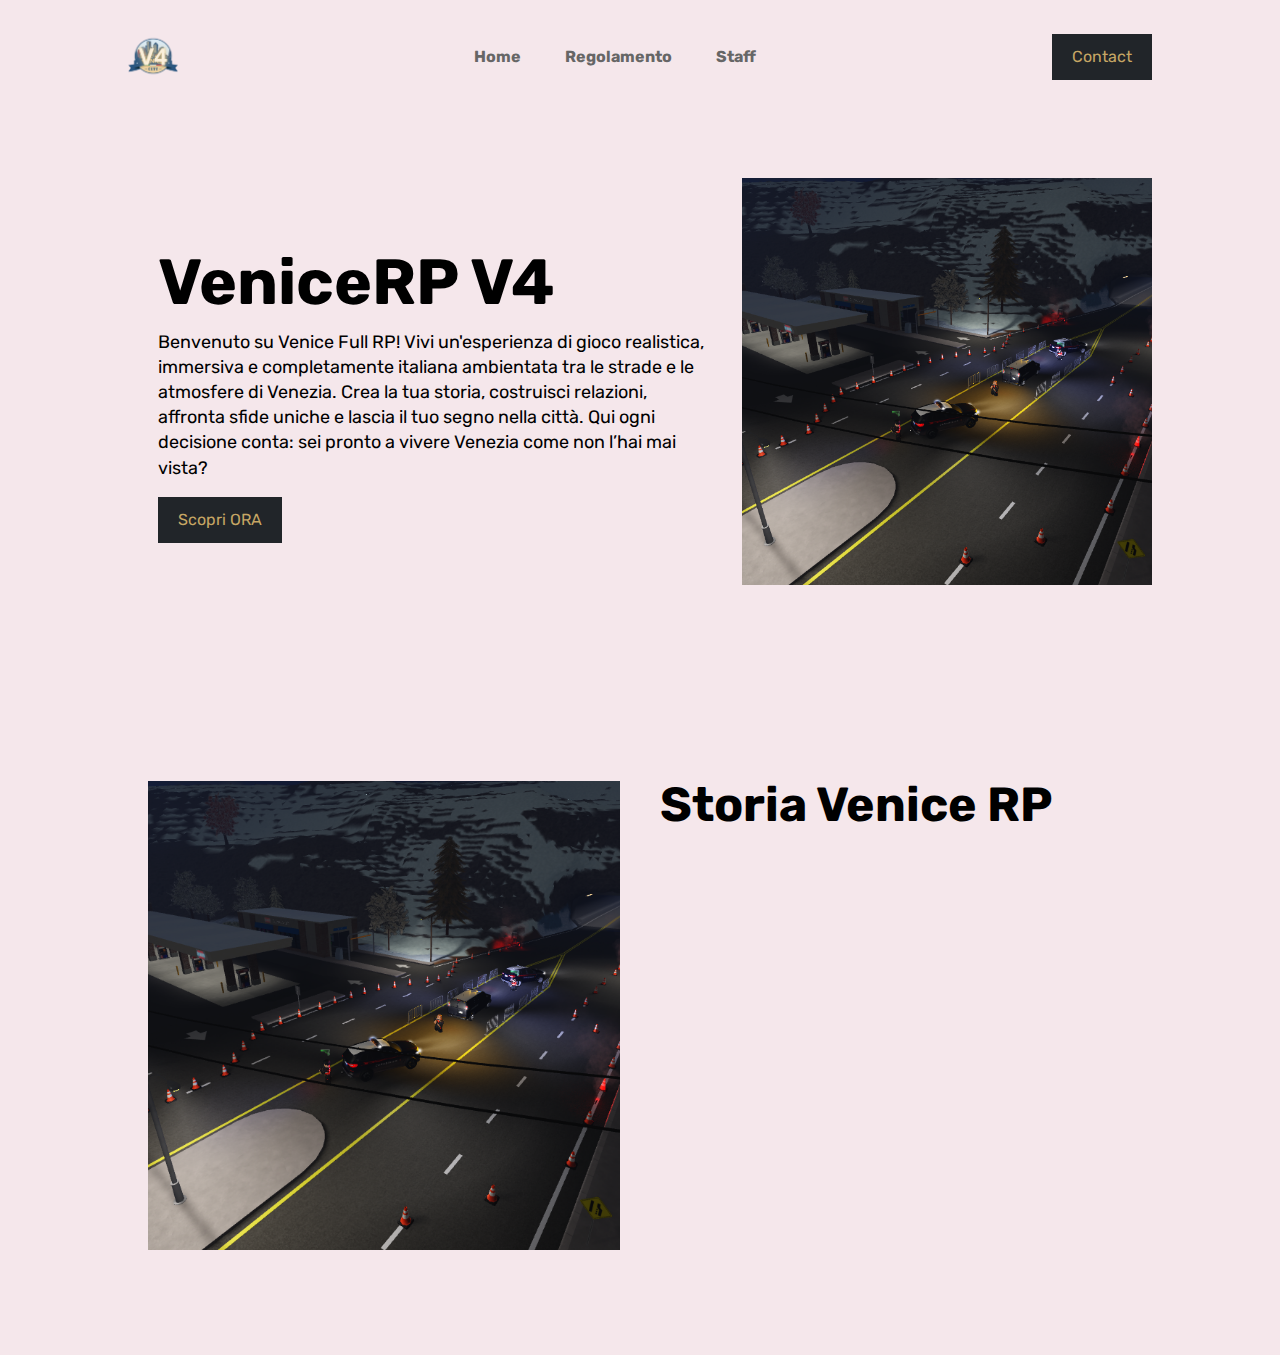
<file: index.html>
<!DOCTYPE html>
<html lang="en">
<head>
  <meta charset="UTF-8">
  <meta name="viewport" content="width=device-width, initial-scale=1.0">
  <meta http-equiv="X-UA-Compatible" content="ie=edge">

  <title>Home</title>
  
  <link href="https://fonts.googleapis.com/css2?family=Rubik:wght@400;700&display=swap" rel="stylesheet">

  <link rel="stylesheet" href="style.css">

</head>
<body>


  <div class="container">

  <header class="header">

   <a href="index.html"><img id="logo" src="png_1.webp" alt="Tempro Logo" class="logo"> </a> 

    <nav class="menu">
      <ul>
        <li> <a href="index.html"> Home </a></li>
        <li> <a href="service.html"> Regolamento </a></li>
        <li> <a href="about.html"> Staff </a></li>
      </ul>
    </nav>

    <a href="contact.html" class="button"> Contact</a>

    <div class="hamburger">
      <span></span>
      <span></span>
    </div>

  </header>

  <div class="hero">

    <div class="hero__text">
      <h1>VeniceRP V4</h1>
      <p>Benvenuto su Venice Full RP! Vivi un'esperienza di gioco realistica, immersiva e completamente italiana ambientata tra le strade e le atmosfere di Venezia. Crea la tua storia, costruisci relazioni, affronta sfide uniche e lascia il tuo segno nella città. Qui ogni decisione conta: sei pronto a vivere Venezia come non l’hai mai vista?</p>
      <a href="https://discord.gg/q4sWMTdREG" class="button">Scopri ORA</a>
    </div>

    <div class="hero__img">
      <img src="Screenshot_2025-01-29_221507.png" alt="Woman and work" class="img-res">
    </div>

  </div>

  <div class="grid reverse">
    <div class="col-50">
      <img src="Screenshot_2025-01-29_221507.png" alt="Woman and work" class="img-res">
    </div>
    <div class="col-50">
      <h2>Storia Venice RP</h2>
      <p></p>
    </div>
  </div>


  



</body>
</html>
</file>
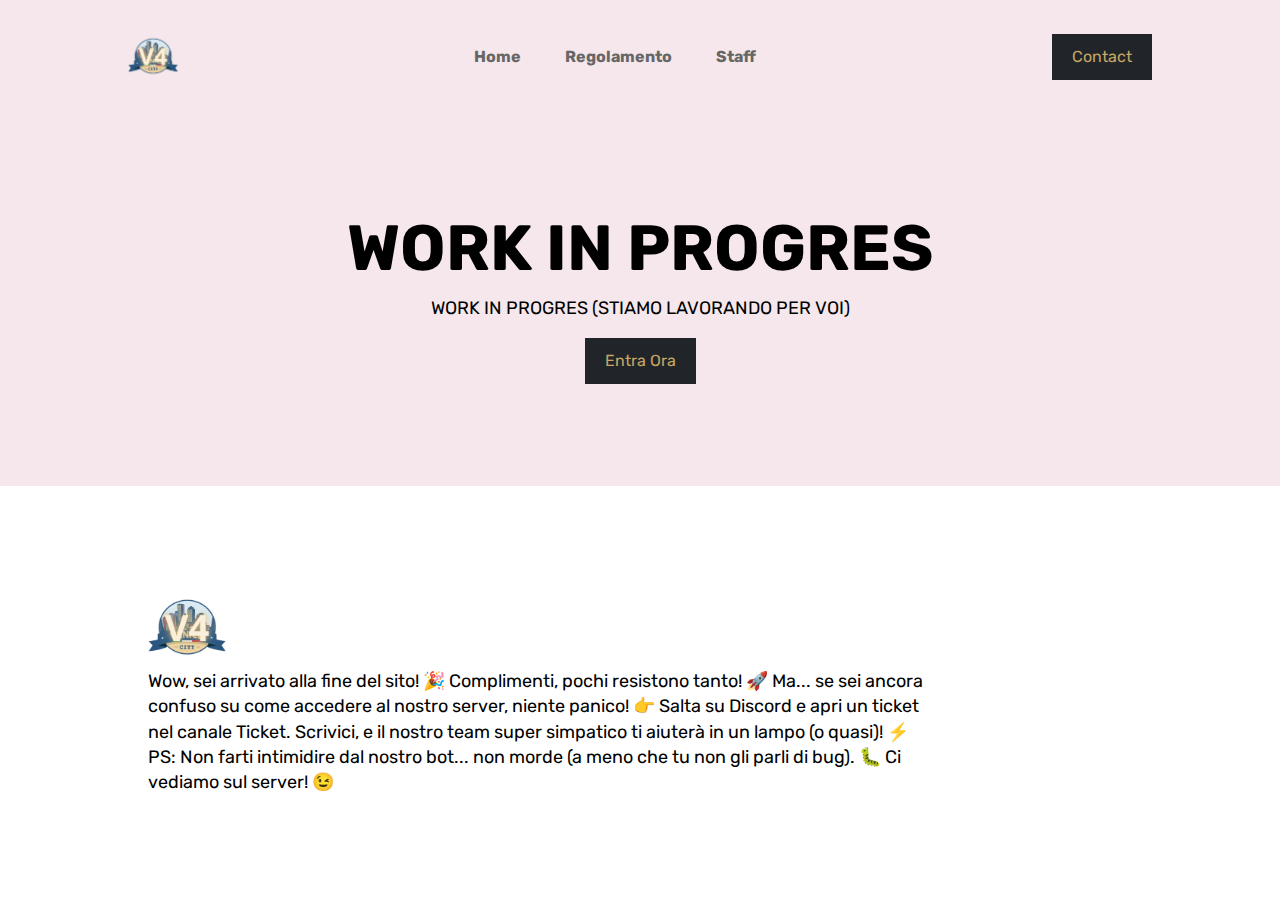
<file: about.html>
<!DOCTYPE html>
<html lang="en">
<head>
  <meta charset="UTF-8">
  <meta name="viewport" content="width=device-width, initial-scale=1.0">
  <meta http-equiv="X-UA-Compatible" content="ie=edge">

  <title>Home</title>
  
  <link href="https://fonts.googleapis.com/css2?family=Rubik:wght@400;700&display=swap" rel="stylesheet">

  <link rel="stylesheet" href="style.css">

</head>
<body>


  <header class="header">

    <a href="index.html"><img id="logo" src="png_1.webp" alt="Tempro Logo" class="logo"> </a> 

    <nav class="menu">
      <ul>
        <li> <a href="index.html"> Home </a></li>
        <li> <a href="service.html"> Regolamento </a></li>
        <li> <a href="about.html"> Staff </a></li>
      </ul>
    </nav>

    <a href="contact.html" class="button"> Contact</a>

    <div class="hamburger">
      <span></span>
      <span></span>
    </div>

  </header>



  <div class="grid text-center">
    <div class="col-100">
      <h1>WORK IN PROGRES</h1>
      <p>WORK IN PROGRES (STIAMO LAVORANDO PER VOI)</p>
      <a href="https://discord.gg/q4sWMTdREG" class="button">Entra Ora</a>
    </div>
  </div>






  <footer class="footer">
    <div class="grid">


      <div class="col-25" id="Divertimento">
        <img src="png_1.webp" alt="Tempro Logo" class="logo1" >
        <p>Wow, sei arrivato alla fine del sito! 🎉
          Complimenti, pochi resistono tanto! 🚀
          Ma... se sei ancora confuso su come accedere al nostro server, niente panico!
          👉 Salta su Discord e apri un ticket nel canale Ticket. Scrivici, e il nostro team super simpatico ti aiuterà in un lampo (o quasi)! ⚡
          PS: Non farti intimidire dal nostro bot... non morde (a meno che tu non gli parli di bug). 🐛
         
          Ci vediamo sul server! 😉</p>
      </div>


 
   
   
    </div>
   
  </footer>




   <script>
   
   /* js code */




   let hamburger = document.querySelector('.hamburger');


   hamburger.addEventListener("click", function() {
     document.body.classList.toggle('open');




  });


  //  item.addEventListener("click", function() {
  //    item.classList.toggle('toggle-active');
  //  });




 
 
  </script>


</body>
</html>
</file>
<file: style.css>
/* Reset */ 
body, html{ font-family: 'Rubik', Arial, Helvetica, sans-serif; line-height: 1; font-size: 16px; box-sizing: border-box;margin: 0;padding: 0;}*,*:before,*:after{ box-sizing: border-box; }h1,h2,h3,h4,h5,h6, p, ol, ul{margin: 0 0 1rem 0;padding: 0;}ol,ul{padding-left: 20px;line-height: 1.5;}img{height: auto;}h1{font-size: 4rem;} h2{font-size: 3rem;} h3{font-size: 2rem;} h4{font-size: 1rem;} h5{font-size: 0.8rem;} h6{font-size: 0.6rem;}a{text-decoration:none}
  
body{background: #F5E7EB;}
.container{overflow: hidden;}
p{font-size: 18px;line-height: 1.4;}

/* button */
.button{
    background: #212529;
    display: inline-block;
    padding: 15px 20px;
    color:#C6A664;
}

.button:hover{
    background: #22C58A;
}


/*header */
.header{
    display: flex;
    justify-content: space-between;
    align-items: center;
    padding: 30px 10% 30px 10%;
}

/* .logo{ margin-right: auto; } */

/* menu */

.menu ul{padding: 0;margin: 0;}
.menu li{display: inline-block;}
.menu a{padding: 15px 20px;display: block;color:#666666; font-weight: bold;}

.hamburger{display: none;}

@media (max-width: 768px) {

    .header{padding-left: 20px;padding-right: 60px; position: relative;background: #fff;}
    .menu{background: #fff;position: absolute; top:108px; right:-100%;width: 100%; height: calc(100vh - 80px) ; transition: all 0.5s cubic-bezier(.215, .61, .355, 1);}
    .menu li{width: 100%;}


    .open .menu{ right: 0}

    .hamburger{display: block;height: 25px; width: 30px;position: absolute;top:40px; right:15px;cursor:pointer}

    .hamburger span{
        display: block;
        top:8px;
        position: absolute;
        width: 30px;
        height: 3px;
        background-color: #000;
    }

    .hamburger span:nth-child(1){margin-top: 6px;}
    .hamburger span:nth-child(2){margin-top: -6px;}


  
}

#logo{
    height: 50px;
}


/* hero */
.hero{
    display: flex;
    padding: 5% 10%;
}

.hero__text{width: 60%;padding:7% 30px;}
.hero__img{width: 40%;}


@media (max-width: 768px) {

    .hero{flex-wrap: wrap;}
    .hero__text,
    .hero__img{width: 100%; margin-bottom: 40px;}

}



/* Cover */
.cover{
    height: 60vh;
    width: 100%;
    display: flex;
    justify-content: center;
    align-items: center;
    background: linear-gradient(0deg, rgba(50,50,50,0.4) 0%, rgba(50,50,50,0.4) 100%), url(image.png) no-repeat center center;
    opacity: 0.9;
    background-size: cover;
}

.cover__text{
    text-align: center;
    max-width: 1000px;
    padding: 10%;
    color:#1d1c2c;
}


/* Card */
.card{
    display: block;
    width: 100%;position: relative;
}




/* footer */

.footer{background: #fff;}







/* utilities */
.img-res{height: auto;width: 100%;}
.text-center{text-align: center;}

/*Logo */
.logo1{height: auto;width: 10%;}
.logo{height: auto;width: 100%;}



/*Utilities*/

.color-1{color:#FF235D}
.color-2{color:#22C58A}

.pt-1{padding-top: 10px;}
.pt-2{padding-top: 30px;}
.pt-3{padding-top: 60px;}

.pb-1{padding-bottom: 10px;}
.pb-2{padding-bottom: 30px;}
.pb-3{padding-bottom: 60px;}


.grid{ display: flex; padding: 0 10%; flex-wrap: wrap;}

.col-25{width: 80%; padding: 10% 20px;}
.col-50{width: 50%; padding: 10% 20px;}
.col-40{width: 40%; padding: 10% 20px;}
.col-60{width: 60%; padding: 10% 20px;}
.col-33{width: 33.33%;padding: 10% 40px;}
.col-100{width: 100%;padding: 10% 20px;}

@media (max-width: 768px) {
    .col-25,
    .col-50,
    .col-40,
    .col-60,
    .col-33,
    .col-100{width: 100%;}


    .reverse{flex-direction: column-reverse;}
  
}
</file>
